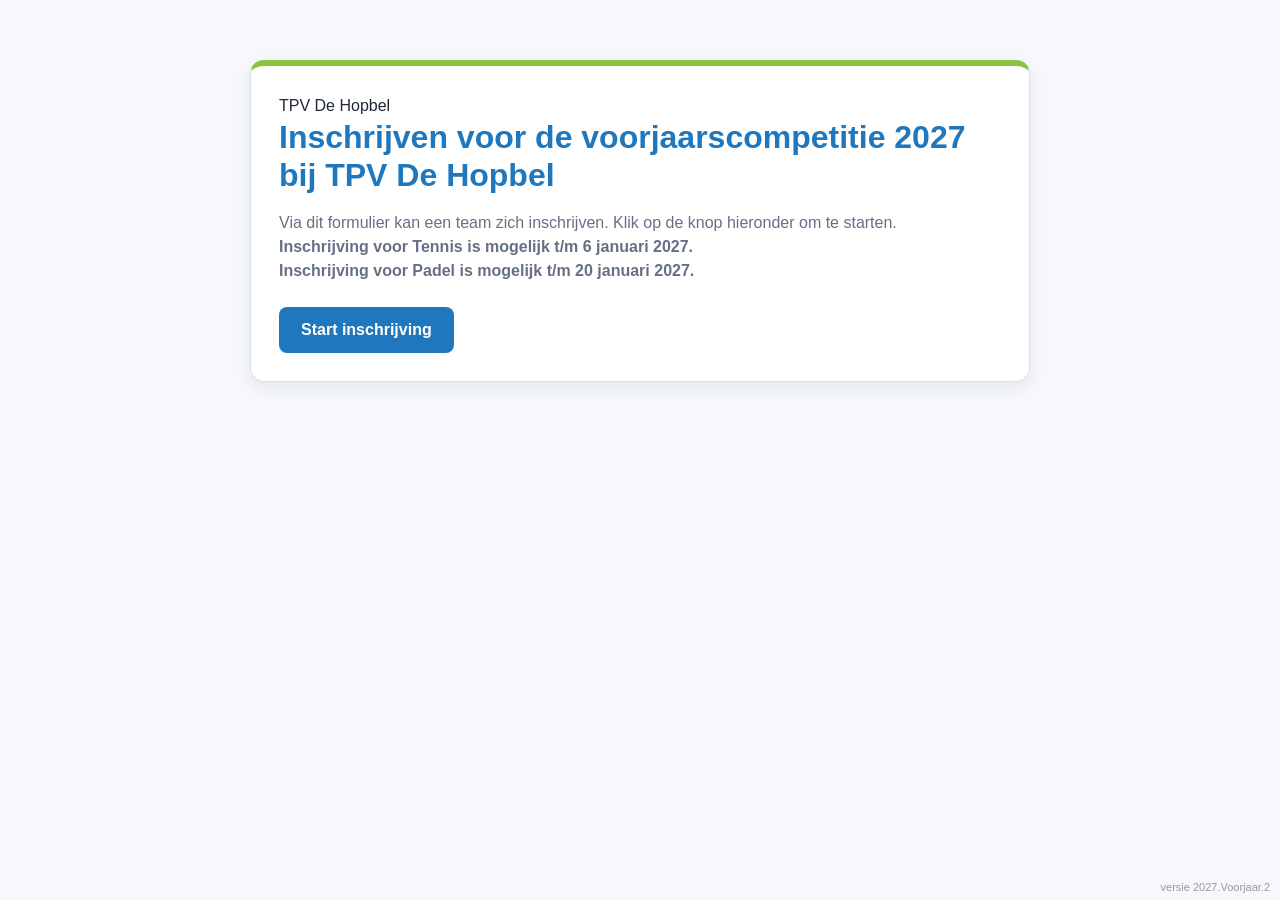
<file: index.html>
<!DOCTYPE html>
<html lang="nl">

<head>
  <meta charset="UTF-8" />
  <meta name="viewport" content="width=device-width, initial-scale=1.0" />
  <meta http-equiv="Cache-Control" content="no-cache, no-store, must-revalidate">
  <meta http-equiv="Pragma" content="no-cache">
  <meta http-equiv="Expires" content="0">
  <title>Ik wil me inschrijven...</title>
  <script>
    const SITE_VERSION = '2027.Voorjaar.2';

    const css = document.createElement('link');
    css.rel = 'stylesheet';
    css.href = 'css/style.css?v=' + SITE_VERSION;
    document.head.appendChild(css);
  </script>
</head>

<body>
  <div class="wrapper">
    <div id="closedMessage"
      style="display:none; background:#fff3cd; border:1px solid #ffeeba; padding:15px; border-radius:8px; margin-bottom:20px;">
      <strong>Inschrijving gesloten</strong>
      <br>
      De inschrijving voor deze competitie is gesloten.
      Voor vragen kun je mailen naar <span class="contactEmail"></span>.
    </div>
    <div class="card">
      <section id="startScreen" class="start-screen active">
        <div class="clubNaam"></div>
        <h1 class="paginaTitel"></h1>
        <p class="lead">
          Via dit formulier kan een team zich inschrijven. Klik op de knop hieronder om te starten.<br>
          <strong id="inschrijfDeadlineTekst"></strong>
        </p>
        <button class="button" id="startButton" type="button">Start inschrijving</button>
      </section>
      <section id="formScreen" class="form-screen">
        <div class="clubNaam"></div>
        <h1 class="paginaTitel"></h1>
        <p class="lead">Vul hieronder alle gegevens in.</p>
        <form id="inschrijfForm">
          <div class="field">
            <label for="captainName">Voor- en achternaam van de captain</label>
            <input type="text" id="captainName" name="captainName" required />
          </div>
          <div class="field">
            <label for="captainEmail">E-mailadres van de captain</label>
            <input type="email" id="captainEmail" name="email" required />
          </div>
          <div class="field">
            <label for="sportType">Kies eerst een sport</label>
            <select id="sportType" name="sportType" required>
              <option value="">Maak een keuze</option>
            </select>
            <div class="hint">Kies eerst of het om tennis of padel gaat.</div>
          </div>
          <div class="field">
            <label for="onderdeel">Kies daarna het onderdeel</label>
            <select id="onderdeel" name="onderdeel" required disabled>
              <option value="">Kies eerst Tennis of Padel</option>
            </select>
            <div class="hint">Hier verschijnen alleen de onderdelen die bij de gekozen sport horen.</div>
          </div>
          <fieldset>
            <legend>Spelers</legend>
            <div id="playersContainer" class="players-grid">
              <div class="player-row" data-player-row>
                <div class="field">
                  <label for="player1">Speler 1</label>
                  <input type="text" id="player1" name="player1" required />
                </div>
              </div>
              <div class="player-row" data-player-row>
                <div class="field">
                  <label for="player2">Speler 2</label>
                  <input type="text" id="player2" name="player2" required />
                </div>
              </div>
              <div class="player-row" data-player-row>
                <div class="field">
                  <label for="player3">Speler 3</label>
                  <input type="text" id="player3" name="player3" required />
                </div>
              </div>
            </div>
            <div style="margin-top: 12px; display: flex; gap: 10px; flex-wrap: wrap;">
              <button class="button" id="addPlayerButton" type="button">+ Speler toevoegen</button>
            </div>
            <div class="hint">Voer minimaal 3 spelers in. Samen met de captain bestaat het team uit minimaal 4
              deelnemers.</div>
          </fieldset>
          <fieldset>
            <legend>Betaling</legend>
            <label class="checkbox-row">
              <input type="checkbox" id="agreePayment" name="agreePayment" required />
              <span>Ik ga ermee akkoord dat het inschrijfgeld op de eerste captainsavond per pin wordt voldaan.</span>
            </label>
          </fieldset>
          <fieldset>
            <label class="checkbox-row">
              <input type="checkbox" id="agreeRules" name="agreeRules" required />
              <span>
                Ik ga akkoord met de
                <a href="reglement.html" target="_blank">reglementen</a>.
              </span>
            </label>
          </fieldset>
          <div id="formError" class="error" aria-live="polite"></div>
          <button class="button" type="submit">Verstuur inschrijving</button>
        </form>
      </section>
      <section id="successScreen" class="success-screen">
        <h2>Bedankt voor de inschrijving</h2>
        <p>De ingevulde gegevens zijn hieronder samengevat.</p>
        <div id="summary" class="summary"></div>
      </section>
    </div>
  </div>

  <script>
    const script = document.createElement('script');
    script.src = 'js/script.js?v=' + SITE_VERSION;
    document.body.appendChild(script);

    const versieDiv = document.createElement('div');
    versieDiv.style = 'position:fixed;bottom:5px;right:10px;font-size:11px;color:#999;';
    versieDiv.textContent = 'versie ' + SITE_VERSION;
    document.body.appendChild(versieDiv);
  </script>
</body>

</html>
</file>
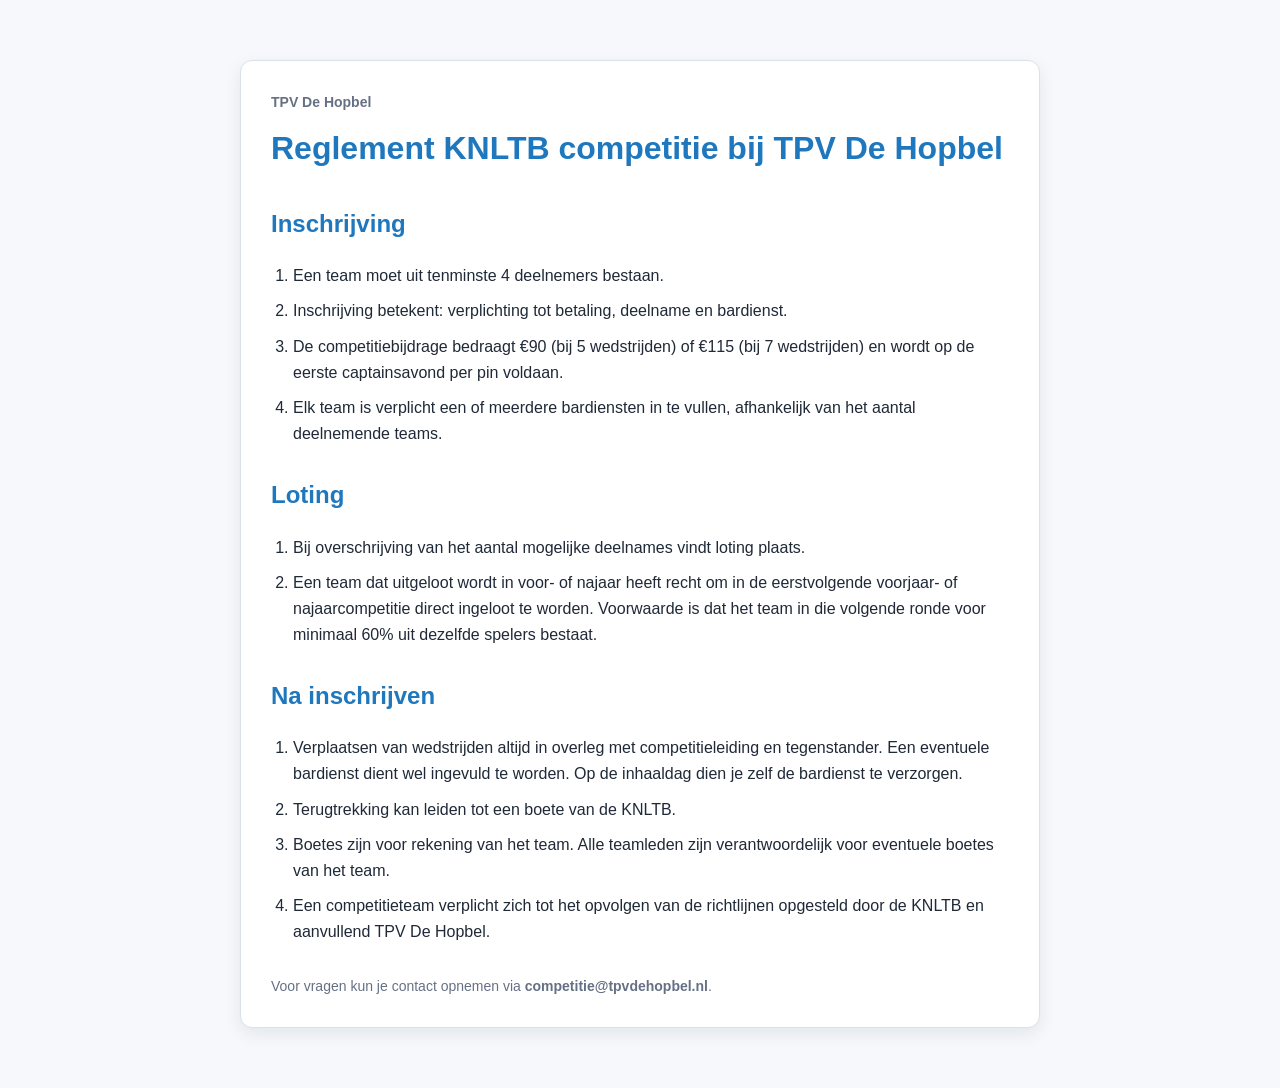
<file: reglement.html>
<!DOCTYPE html>
<html lang="nl">
<head>
  <meta charset="UTF-8">
  <meta name="viewport" content="width=device-width, initial-scale=1.0">
  <title>Reglement Competitie - TPV De Hopbel</title>

  <style>
    body {
      font-family: Arial, Helvetica, sans-serif;
      background: #f6f8fb;
      margin: 0;
      padding: 0;
      color: #1f2937;
      line-height: 1.6;
    }

    .wrapper {
      max-width: 800px;
      margin: 40px auto;
      padding: 20px;
    }

    .card {
      background: #ffffff;
      border-radius: 12px;
      padding: 30px;
      border: 1px solid #d9e1ea;
      box-shadow: 0 6px 18px rgba(15, 23, 42, 0.08);
    }

    h1 {
      margin-top: 0;
      color: #1f78be;
    }

    h2 {
      margin-top: 30px;
      color: #1f78be;
    }

    ol {
      padding-left: 22px;
      margin-top: 10px;
      margin-bottom: 20px;
    }

    ol li {
      margin-bottom: 10px;
    }

    .club {
      color: #667085;
      font-size: 14px;
      font-weight: bold;
      margin-bottom: 10px;
    }

    .footer {
      margin-top: 30px;
      font-size: 14px;
      color: #667085;
    }
  </style>
</head>

<body>
  <div class="wrapper">
    <div class="card">
      <div class="club">TPV De Hopbel</div>
      <!-- De tekst van het reglement staat in reglement.txt -->
      <div id="reglement">Reglement wordt geladen...</div>

      <div class="footer">
        Voor vragen kun je contact opnemen via
        <strong>competitie@tpvdehopbel.nl</strong>.
      </div>
    </div>
  </div>

  <script>
    // Zet reglement.txt om naar HTML.
    //   # Titel       -> hoofdtitel
    //   ## Kopje      -> kopje
    //   - Regel       -> genummerde regel
    //   **tekst**     -> vetgedrukt
    //   overige tekst -> gewone alinea
    function escapeHtml(tekst) {
      return tekst.replace(/[&<>"']/g, (c) => ({ '&': '&amp;', '<': '&lt;', '>': '&gt;', '"': '&quot;', "'": '&#39;' }[c]));
    }

    function opmaak(tekst) {
      return escapeHtml(tekst).replace(/\*\*(.+?)\*\*/g, '<strong>$1</strong>');
    }

    function zetOmNaarHtml(tekst) {
      let html = '';
      let inLijst = false;

      for (const ruweRegel of tekst.split(/\r?\n/)) {
        const regel = ruweRegel.trim();
        const isLijstRegel = regel.startsWith('- ');

        if (inLijst && !isLijstRegel) {
          html += '</ol>';
          inLijst = false;
        }

        if (!regel) continue;

        if (regel.startsWith('## ')) {
          html += `<h2>${opmaak(regel.slice(3))}</h2>`;
        } else if (regel.startsWith('# ')) {
          html += `<h1>${opmaak(regel.slice(2))}</h1>`;
        } else if (isLijstRegel) {
          if (!inLijst) {
            html += '<ol>';
            inLijst = true;
          }
          html += `<li>${opmaak(regel.slice(2))}</li>`;
        } else {
          html += `<p>${opmaak(regel)}</p>`;
        }
      }

      if (inLijst) html += '</ol>';
      return html;
    }

    fetch('reglement.txt', { cache: 'no-cache' })
      .then((response) => {
        if (!response.ok) throw new Error('reglement.txt niet gevonden');
        return response.text();
      })
      .then((tekst) => {
        document.getElementById('reglement').innerHTML = zetOmNaarHtml(tekst);
      })
      .catch(() => {
        document.getElementById('reglement').textContent =
          'Het reglement kon niet worden geladen. Neem contact op via competitie@tpvdehopbel.nl.';
      });
  </script>
</body>
</html>
</file>
